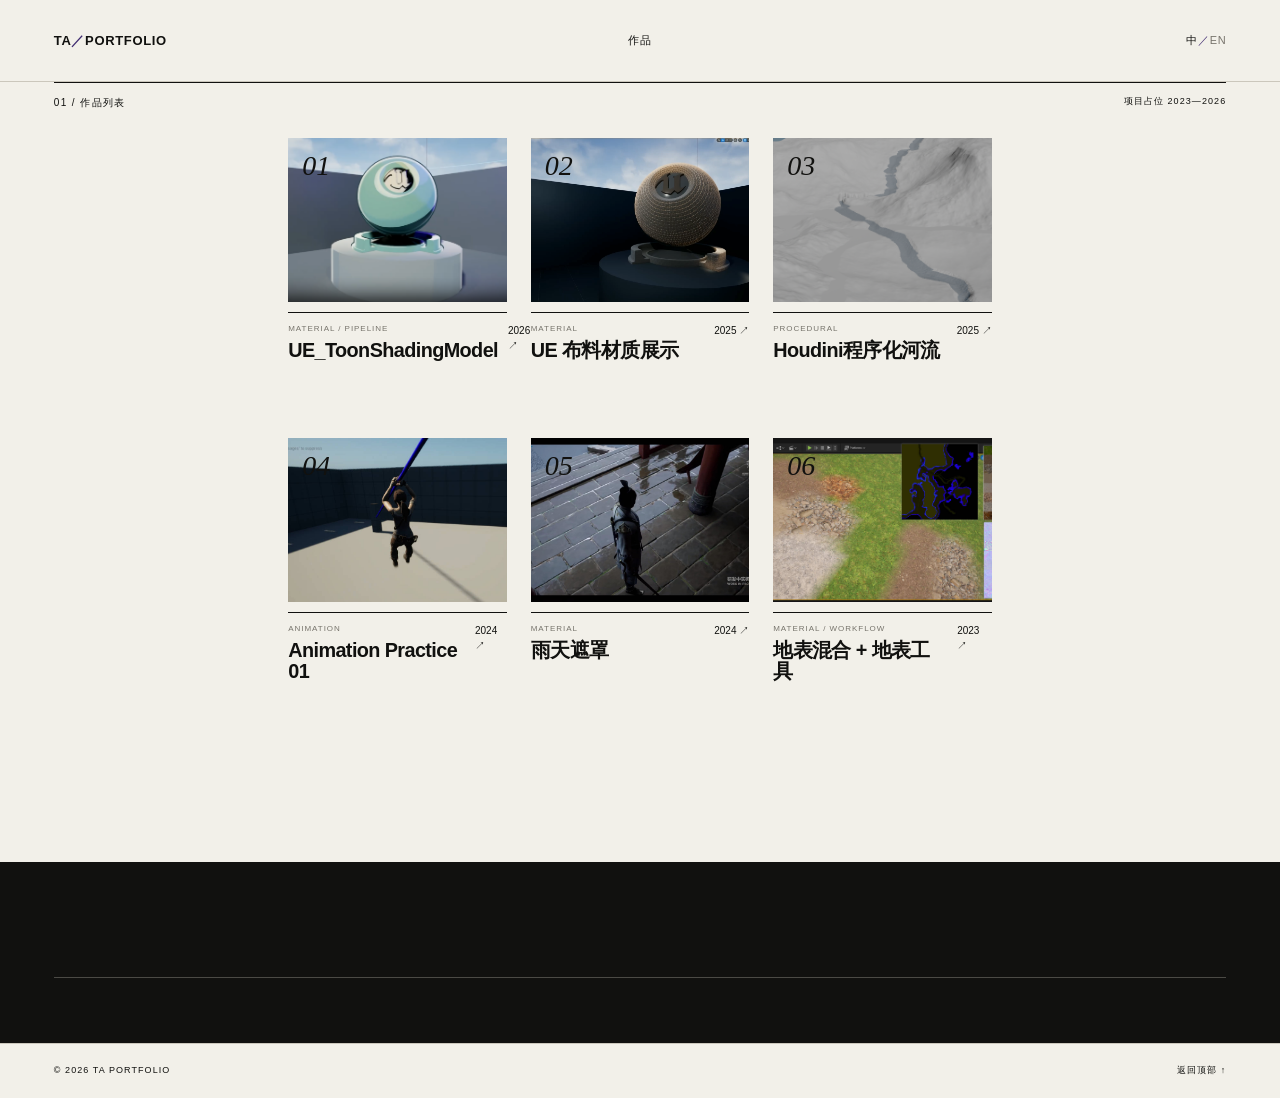
<file: index.html>
<!doctype html>
<html lang="zh-CN" data-lang="zh">
<head>
  <meta charset="UTF-8">
  <meta name="viewport" content="width=device-width, initial-scale=1">
  <meta name="description" content="Technical Artist portfolio — real-time rendering, procedural workflows and visual systems.">
  <title>Technical Artist — Portfolio</title>
  <link rel="stylesheet" href="styles.css">
</head>
<body>
  <div class="cursor-orb" aria-hidden="true"></div>
  <header class="site-header">
    <a class="brand" href="#top" aria-label="返回首页">TA<span>／</span>PORTFOLIO</a>
    <nav class="site-nav" aria-label="主导航">
      <a href="#work"><span data-zh>作品</span><span data-en>Work</span></a>
    </nav>
    <button class="lang-toggle" type="button" aria-label="切换语言"><span class="lang-current">中</span><span class="slash">／</span><span class="lang-other">EN</span></button>
  </header>

  <main id="top">


    <section class="work section-pad" id="work">
      <div class="section-heading">
        <p class="section-number">01 / <span data-zh>作品列表</span><span data-en>SELECTED WORK</span></p>
        <p><span data-zh>项目占位 2023—2026</span><span data-en>PROJECT PLACEHOLDERS 2023—2026</span></p>
      </div>

      <div class="project-grid">
        <article class="project-card project-wide reveal">
          <a href="project.html?id=01" aria-label="查看实时植被系统项目">
            <div class="project-visual visual-01"><span>01</span><div class="scan"></div></div>
            <div class="project-info"><div><p class="tag">REAL-TIME / SHADER</p><h2><span data-zh>实时植被系统</span><span data-en>REAL-TIME VEGETATION</span></h2></div><p>2026 ↗</p></div>
          </a>
        </article>
        <article class="project-card project-tall reveal">
          <a href="project.html?id=02" aria-label="查看程序化地形工具项目">
            <div class="project-visual visual-02"><span>02</span></div>
            <div class="project-info"><div><p class="tag">PROCEDURAL / TOOL</p><h2><span data-zh>程序化地形工具</span><span data-en>PROCEDURAL TERRAIN TOOL</span></h2></div><p>2025 ↗</p></div>
          </a>
        </article>
        <article class="project-card project-small reveal">
          <a href="project.html?id=03" aria-label="查看角色材质框架项目">
            <div class="project-visual visual-03"><span>03</span></div>
            <div class="project-info"><div><p class="tag">MATERIAL / PIPELINE</p><h2><span data-zh>角色材质框架</span><span data-en>CHARACTER MATERIAL FRAMEWORK</span></h2></div><p>2025 ↗</p></div>
          </a>
        </article>
        <article class="project-card project-offset reveal">
          <a href="project.html?id=04" aria-label="查看风格化照明研究项目">
            <div class="project-visual visual-04"><span>04</span></div>
            <div class="project-info"><div><p class="tag">LIGHTING / R&amp;D</p><h2><span data-zh>风格化照明研究</span><span data-en>STYLIZED LIGHTING STUDY</span></h2></div><p>2024 ↗</p></div>
          </a>
        </article>
        <article class="project-card project-medium reveal">
          <a href="project.html?id=05" aria-label="查看特效性能分析项目">
            <div class="project-visual visual-05"><span>05</span></div>
            <div class="project-info"><div><p class="tag">VFX / OPTIMIZATION</p><h2><span data-zh>特效性能分析</span><span data-en>VFX PERFORMANCE LAB</span></h2></div><p>2024 ↗</p></div>
          </a>
        </article>
        <article class="project-card project-last reveal">
          <a href="project.html?id=06" aria-label="查看美术生产工具集项目">
            <div class="project-visual visual-06"><span>06</span></div>
            <div class="project-info"><div><p class="tag">PYTHON / WORKFLOW</p><h2><span data-zh>美术生产工具集</span><span data-en>ART PRODUCTION TOOLKIT</span></h2></div><p>2023 ↗</p></div>
          </a>
        </article>
      </div>
    </section>

    <section class="contact section-pad" id="contact">
      <div class="contact-row">
       </div>
    </section>
  </main>

  <footer><p>© 2026 TA PORTFOLIO</p><a href="#top"><span data-zh>返回顶部</span><span data-en>BACK TO TOP</span> ↑</a></footer>
  <script src="projects-data.js"></script>
  <script src="script.js"></script>
</body>
</html>
</file>
<file: styles.css>
:root{--paper:#f2f0e9;--ink:#11110f;--muted:#77746c;--line:#cbc7bc;--accent:#3f2b70;--pad:clamp(22px,4.2vw,72px);--serif:Georgia,"Times New Roman",serif;--sans:Arial,"Noto Sans SC","Microsoft YaHei",sans-serif}
*{box-sizing:border-box}html{scroll-behavior:smooth}body{margin:0;background:var(--paper);color:var(--ink);font-family:var(--sans);font-size:14px;line-height:1.5}a{color:inherit;text-decoration:none}button{font:inherit;color:inherit}img{max-width:100%}[data-en]{display:none}html[data-lang="en"] [data-zh]{display:none}html[data-lang="en"] [data-en]{display:inline}.section-pad{padding-left:var(--pad);padding-right:var(--pad)}
.site-header{position:relative;z-index:20;height:82px;padding:0 var(--pad);border-bottom:1px solid var(--line);display:grid;grid-template-columns:1fr auto 1fr;align-items:center;background:rgba(242,240,233,.9);backdrop-filter:blur(12px)}.brand{font-size:13px;font-weight:800;letter-spacing:.05em}.brand span{color:var(--accent)}.site-nav{display:flex;gap:30px;font-size:11px;letter-spacing:.08em}.site-nav a,.back-link{position:relative}.site-nav a:after,.back-link:after{content:"";position:absolute;left:0;right:100%;bottom:-4px;height:1px;background:var(--ink);transition:right .25s}.site-nav a:hover:after,.back-link:hover:after{right:0}.lang-toggle{justify-self:end;border:0;background:none;cursor:pointer;font-size:11px;letter-spacing:.06em;padding:10px 0}.lang-toggle .lang-other{color:var(--muted)}.slash{color:var(--accent)}
.hero{min-height:calc(100vh - 82px);padding-top:clamp(48px,7vw,100px);padding-bottom:40px;display:grid;grid-template-columns:repeat(12,1fr);column-gap:18px;position:relative}.eyebrow{grid-column:1/5;margin:0;font-size:11px;letter-spacing:.16em;font-weight:700}.hero-title{grid-column:1/12;margin:24px 0 18px;font-size:clamp(58px,10vw,158px);font-weight:800;line-height:.8;letter-spacing:-.075em;text-transform:uppercase;position:relative;z-index:2}.hero-title i,.contact h2 i{font-family:var(--serif);font-weight:400}.hero-meta{grid-column:1/13;border-top:1px solid var(--ink);display:flex;justify-content:space-between;padding-top:10px;font-size:10px;letter-spacing:.11em}.hero-meta p{margin:0}.issue{text-align:right}.hero-art{grid-column:4/13;height:clamp(280px,42vw,610px);margin-top:22px;background:#d9d4c7;position:relative;overflow:hidden}.wire-grid{position:absolute;inset:0;background-image:linear-gradient(rgba(17,17,15,.12) 1px,transparent 1px),linear-gradient(90deg,rgba(17,17,15,.12) 1px,transparent 1px);background-size:7% 10%;transform:perspective(500px) rotateX(48deg) scale(1.5);transform-origin:center bottom}.orb{position:absolute;border-radius:50%;filter:blur(2px)}.orb-a{width:45%;aspect-ratio:1;background:radial-gradient(circle at 30% 30%,#fff 0,#e96d42 22%,#2f4e4b 65%,#151a19 100%);left:27%;top:8%;box-shadow:40px 70px 100px rgba(0,0,0,.25)}.orb-b{width:17%;aspect-ratio:1;background:radial-gradient(circle at 30% 30%,#fff,#f3c36c 35%,#d74a28 70%);right:8%;bottom:11%}.art-index,.art-caption{position:absolute;font-size:9px;letter-spacing:.12em}.art-index{top:12px;left:14px}.art-caption{right:14px;bottom:12px;background:var(--paper);padding:5px 8px}.scroll-cue{position:absolute;left:var(--pad);bottom:40px;display:flex;writing-mode:vertical-rl;align-items:center;gap:12px;font-size:9px;letter-spacing:.13em}.scroll-cue b{font-size:18px;color:var(--accent)}
.section-number{margin:0;font-size:10px;letter-spacing:.14em;text-transform:uppercase}.manifesto{padding-top:clamp(100px,14vw,220px);padding-bottom:clamp(100px,14vw,220px);display:grid;grid-template-columns:3fr 9fr;gap:18px}.manifesto-copy{font-size:clamp(30px,4.8vw,72px);line-height:1.08;letter-spacing:-.04em;margin:0}.manifesto-copy em{font-family:var(--serif);font-weight:400}.section-heading{border-top:1px solid var(--ink);padding:12px 0 28px;display:flex;justify-content:space-between;font-size:9px;letter-spacing:.12em}.section-heading p{margin:0}.project-grid{display:grid;grid-template-columns:repeat(12,1fr);gap:clamp(38px,7vw,110px) 18px;padding-bottom:clamp(120px,16vw,240px)}.project-card a{display:block}.project-wide{grid-column:1/9}.project-tall{grid-column:10/13;margin-top:13vw}.project-small{grid-column:2/6}.project-offset{grid-column:7/13;margin-top:9vw}.project-medium{grid-column:1/8;margin-top:3vw}.project-last{grid-column:9/13;margin-top:15vw}.project-visual{position:relative;overflow:hidden;aspect-ratio:4/3;background:#d5d0c5;transition:transform .45s cubic-bezier(.2,.7,.2,1)}.project-wide .project-visual{aspect-ratio:16/9}.project-tall .project-visual{aspect-ratio:3/4}.project-card:hover .project-visual{transform:scale(.985)}.project-visual>span{position:absolute;top:12px;left:14px;font:italic 34px var(--serif);z-index:2}.project-info{display:flex;justify-content:space-between;gap:10px;border-top:1px solid var(--ink);padding-top:10px;margin-top:10px}.project-info p{margin:0}.project-info>p{font-size:10px}.project-info h2{font-size:clamp(18px,2vw,31px);line-height:1;margin:5px 0 0;letter-spacing:-.04em}.tag{font-size:8px;letter-spacing:.12em;color:var(--muted)}.visual-01{background:radial-gradient(ellipse at 65% 40%,rgba(255,232,194,.8),transparent 18%),repeating-radial-gradient(ellipse at 70% 100%,transparent 0 17px,rgba(30,78,57,.45) 18px 21px),linear-gradient(135deg,#ced7bd,#486f58 55%,#17362e)}.scan{position:absolute;inset:-50%;background:linear-gradient(90deg,transparent 47%,rgba(255,255,255,.28) 50%,transparent 53%);transform:rotate(24deg);animation:scan 7s linear infinite}.visual-02{background:linear-gradient(150deg,transparent 0 30%,rgba(247,201,114,.9) 31% 36%,transparent 37%),repeating-linear-gradient(155deg,#7a7969 0 14px,#9e9985 15px 28px)}.visual-03{background:radial-gradient(circle at 45% 42%,#e77b4c 0 13%,#422d28 14% 26%,transparent 27%),conic-gradient(from 45deg,#98a29b,#e5d7bd,#647970,#98a29b)}.visual-04{background:linear-gradient(115deg,#172923 0 42%,#e5c978 42% 45%,#d96a44 45% 67%,#eee4d3 67%)}.visual-05{background:repeating-linear-gradient(90deg,transparent 0 22px,rgba(255,255,255,.16) 23px 24px),linear-gradient(135deg,#e9dbc2,#d74f30 45%,#282f38)}.visual-06{background:linear-gradient(45deg,transparent 46%,#e84e27 47% 52%,transparent 53%),repeating-linear-gradient(135deg,#d8d2c3 0 25px,#929b8f 26px 50px)}@keyframes scan{to{transform:translateX(35%) rotate(24deg)}}
.about{padding-top:0;padding-bottom:clamp(130px,15vw,220px)}.about-grid{display:grid;grid-template-columns:4fr 4fr 4fr;gap:18px}.portrait-placeholder{aspect-ratio:3/4;background:#d4d0c5;position:relative;display:grid;place-items:center;font-size:9px;letter-spacing:.13em;text-align:center}.portrait-placeholder:before{content:"";position:absolute;width:45%;aspect-ratio:1;border-radius:50%;background:linear-gradient(135deg,#ebe6da,#6c756c);top:17%}.portrait-placeholder span{position:relative;margin-top:45%}.portrait-placeholder b{position:absolute;bottom:12px;right:12px;font:italic 36px var(--serif)}.about-copy{padding:0 8%}.about-copy h2{font-size:clamp(28px,4vw,58px);line-height:.95;letter-spacing:-.05em;margin:0 0 32px}.about-copy p{font-size:clamp(15px,1.5vw,20px);line-height:1.65}.text-link{display:inline-block;margin-top:25px;border-bottom:1px solid;font-size:10px;letter-spacing:.1em}.skills h3{font-size:10px;letter-spacing:.12em;margin:0 0 42px}.skills ol{padding:0;margin:0;list-style:none}.skills li{display:grid;grid-template-columns:38px 1fr;border-top:1px solid var(--line);padding:15px 0;font-size:13px}.skills li:last-child{border-bottom:1px solid var(--line)}.skills li>span:first-child{color:var(--accent);font:italic 14px var(--serif)}
.contact{background:var(--ink);color:var(--paper);padding-top:clamp(80px,10vw,150px);padding-bottom:50px}.contact h2{font-size:clamp(60px,10vw,150px);line-height:.82;letter-spacing:-.07em;margin:80px 0 100px}.contact-row{border-top:1px solid #4b4a45;padding-top:15px;display:flex;justify-content:space-between;font-size:11px;letter-spacing:.1em}.contact-row div{display:flex;gap:25px}footer{padding:20px var(--pad);display:flex;justify-content:space-between;border-top:1px solid var(--line);font-size:9px;letter-spacing:.12em}footer p{margin:0}
.reveal{opacity:0;transform:translateY(28px);transition:opacity .8s ease,transform .8s ease}.reveal.visible{opacity:1;transform:none}.cursor-orb{width:9px;height:9px;border-radius:50%;background:var(--accent);position:fixed;z-index:100;pointer-events:none;transform:translate(-50%,-50%);mix-blend-mode:multiply;opacity:0;transition:width .2s,height .2s,opacity .2s}
.back-link{justify-self:center;font-size:10px;letter-spacing:.1em}.case-hero{padding-top:70px}.case-title-row{display:grid;grid-template-columns:10fr 2fr;align-items:end;border-bottom:1px solid var(--ink);padding-bottom:22px;margin-top:20px}.case-title-row h1{grid-column:1;font-size:clamp(55px,9vw,140px);line-height:.82;letter-spacing:-.065em;margin:0;max-width:1100px}.case-title-row p{grid-column:2;text-align:right;margin:0;font-size:10px}.case-cover{height:min(68vw,780px);margin-top:18px;position:relative;overflow:hidden}.case-cover>span{position:absolute;top:18px;left:20px;font:italic 54px var(--serif)}.case-summary{padding-top:120px;padding-bottom:150px;display:grid;grid-template-columns:3fr 9fr;gap:18px}.case-intro{display:grid;grid-template-columns:7fr 5fr;gap:8vw}.case-lead{font-family:var(--serif);font-size:clamp(26px,3.5vw,50px);line-height:1.14;margin:0}.case-intro dl{margin:0}.case-intro dl div{border-top:1px solid var(--line);padding:12px 0;display:grid;grid-template-columns:1fr 2fr;font-size:10px}.case-intro dt{color:var(--muted)}.case-intro dd{margin:0}.case-content{padding-bottom:160px}.case-block{width:58%;margin:0 0 90px 8.333%}.case-block-right{margin-left:41.666%}.case-label{font-size:9px!important;letter-spacing:.12em;color:var(--accent)}.case-block h2{font-size:clamp(37px,5vw,72px);letter-spacing:-.05em;margin:20px 0}.case-block>p:last-child{max-width:630px;font-size:16px;line-height:1.8}.case-image{background:#d1cdc1;display:grid;place-items:center;color:#59574f;font-size:9px;letter-spacing:.13em;min-height:280px}.placeholder-a{aspect-ratio:16/9;background:linear-gradient(25deg,#223c34,#6e9480 45%,#e8c86f 45% 47%,#d8d1bf 47%);margin-bottom:120px}.case-gallery{display:grid;grid-template-columns:1fr 1fr;gap:18px;margin-bottom:120px}.case-gallery .case-image{aspect-ratio:4/3}.placeholder-b{background:repeating-linear-gradient(45deg,#ddd8cb 0 30px,#9fa99e 31px 60px)}.placeholder-c{background:radial-gradient(circle,#efb05b 0 15%,#d75a37 16% 33%,#273c37 34%)}.next-project{background:var(--accent);color:var(--ink);padding-top:40px;padding-bottom:45px}.next-project>span{font-size:9px;letter-spacing:.13em}.next-project a{margin-top:90px;display:flex;justify-content:space-between;font-size:clamp(35px,6vw,90px);font-weight:800;letter-spacing:-.055em}
@media(max-width:800px){.site-header{height:68px;grid-template-columns:1fr auto}.site-nav{display:none}.lang-toggle{grid-column:2}.hero{min-height:auto;grid-template-columns:repeat(6,1fr);padding-top:45px}.eyebrow{grid-column:1/7}.hero-title{grid-column:1/7;font-size:17vw;margin-top:38px}.hero-meta{grid-column:1/7}.hero-art{grid-column:2/7;height:70vw}.scroll-cue{display:none}.manifesto{grid-template-columns:1fr;gap:45px}.manifesto-copy{font-size:9vw}.project-grid{display:block}.project-card{margin:0 0 70px}.project-card:nth-child(even){margin-left:16%}.project-card:nth-child(odd){margin-right:8%}.project-tall .project-visual{aspect-ratio:4/5}.project-info h2{font-size:22px}.about-grid{grid-template-columns:1fr}.portrait-placeholder{width:75%;margin-bottom:40px}.about-copy{padding:0;margin-bottom:60px}.contact h2{margin:70px 0;font-size:16vw}.contact-row{display:block}.contact-row>div{margin-top:45px;flex-wrap:wrap}.case-title-row{grid-template-columns:1fr}.case-title-row h1{font-size:14vw}.case-title-row p{grid-column:1;text-align:left;margin-top:25px}.case-summary{grid-template-columns:1fr;padding-top:80px;padding-bottom:100px}.case-intro{grid-template-columns:1fr;gap:60px;margin-top:40px}.case-block,.case-block-right{width:auto;margin:0 0 70px}.case-gallery{grid-template-columns:1fr}.next-project a{margin-top:55px}.cursor-orb{display:none}}
@media(prefers-reduced-motion:reduce){html{scroll-behavior:auto}.reveal{opacity:1;transform:none;transition:none}.scan{animation:none}}

/* ===== 2026-07 grid refinement: restrained type + regular project grid ===== */
.hero-title{
  grid-column:1/10;
  margin:30px 0 24px;
  font-size:clamp(44px,6.2vw,96px);
  line-height:.92;
  letter-spacing:-.055em;
}
.hero-art{height:clamp(280px,38vw,550px)}
.manifesto{padding-top:clamp(90px,11vw,160px);padding-bottom:clamp(90px,11vw,160px)}
.manifesto-copy{font-size:clamp(26px,3.2vw,48px);line-height:1.18;letter-spacing:-.03em}
.project-grid{
  display:grid;
  grid-template-columns:repeat(3,minmax(0,1fr));
  gap:clamp(52px,6vw,88px) 24px;
  padding-bottom:clamp(120px,14vw,200px);
  width:60%;
  margin-left:auto;
  margin-right:auto;
}
.project-card,
.project-wide,
.project-tall,
.project-small,
.project-offset,
.project-medium,
.project-last{grid-column:auto;margin:0}
.project-visual,
.project-wide .project-visual,
.project-tall .project-visual{aspect-ratio:4/3}
.project-visual>span{font-size:28px}
.project-info h2{font-size:clamp(17px,1.55vw,24px);line-height:1.08;letter-spacing:-.03em}
.contact{padding-top:clamp(80px,9vw,130px)}
.contact h2{font-size:clamp(44px,6.5vw,96px);line-height:.92;letter-spacing:-.055em;margin:65px 0 85px}
.case-title-row h1{font-size:clamp(40px,6.2vw,88px);line-height:.92;letter-spacing:-.05em;max-width:1000px}
.case-cover{height:min(62vw,720px)}
.case-cover>span{font-size:42px}
.case-lead{font-size:clamp(24px,3vw,42px);line-height:1.2}
.case-block h2{font-size:clamp(30px,4vw,54px);letter-spacing:-.04em}
.next-project a{margin-top:70px;font-size:clamp(28px,4.2vw,58px);letter-spacing:-.04em}

@media(max-width:800px){
  .hero-title{font-size:11vw}
  .hero-art{height:62vw}
  .manifesto-copy{font-size:6.5vw}
  .project-grid{display:grid;grid-template-columns:repeat(2,minmax(0,1fr));gap:60px 18px;width:85%}
  .project-card,
  .project-card:nth-child(even),
  .project-card:nth-child(odd){margin:0}
  .project-visual,
  .project-wide .project-visual,
  .project-tall .project-visual{aspect-ratio:4/3}
  .project-info h2{font-size:19px}
  .contact h2{font-size:11vw;margin:60px 0}
  .case-title-row h1{font-size:10.5vw}
}
@media(max-width:540px){
  .project-grid{grid-template-columns:1fr;width:100%}
  .manifesto-copy{font-size:8vw}
}

/* ===== Video portfolio: hover previews + minimal project player ===== */
.project-visual .project-cover{
  position:absolute;
  inset:0;
  z-index:0;
  width:100%;
  height:100%;
  object-fit:cover;
  opacity:0;
  transition:opacity .25s ease;
}
.project-visual .project-cover.is-ready{opacity:1}
.project-visual .project-preview{
  position:absolute;
  inset:0;
  z-index:1;
  width:100%;
  height:100%;
  object-fit:cover;
  opacity:0;
  transition:opacity .28s ease;
  background:#111;
}
.project-card.is-previewing .project-preview.is-ready{opacity:1}
.project-card.is-previewing .project-visual>span{color:#fff;mix-blend-mode:difference}
.minimal-case-hero{padding-top:clamp(45px,6vw,85px)}
.minimal-case-meta{display:flex;align-items:center;justify-content:space-between;border-bottom:1px solid var(--ink);padding-bottom:12px}
.minimal-case-meta p{margin:0;font-size:10px;letter-spacing:.12em}
.minimal-case-hero .case-title-row{display:block;border:0;padding:clamp(24px,4vw,55px) 0 30px;margin:0}
.minimal-case-hero .case-title-row h1{font-size:clamp(38px,5.3vw,76px);line-height:.95;max-width:1000px}
.case-player{position:relative;aspect-ratio:16/9;overflow:hidden;background-color:#d1cdc1}
.case-player video{position:absolute;inset:0;z-index:2;width:100%;height:100%;object-fit:contain;background:#0e0e0d;opacity:0;pointer-events:none}
.case-player.has-video video{opacity:1;pointer-events:auto}
.media-fallback{position:absolute;inset:0;z-index:1;display:flex;flex-direction:column;align-items:center;justify-content:center;gap:10px;text-align:center;font-size:10px;letter-spacing:.12em;background:rgba(242,240,233,.35)}
.media-fallback small{font-size:9px;letter-spacing:.06em;color:var(--muted);background:var(--paper);padding:6px 9px}
.minimal-summary{display:grid;grid-template-columns:8fr 4fr;gap:8vw;padding-top:clamp(55px,7vw,100px);padding-bottom:clamp(80px,9vw,130px)}
.minimal-description p{margin:0;max-width:800px;font:clamp(22px,2.7vw,38px)/1.3 var(--serif)}
.minimal-facts{margin:0}
.minimal-facts div{display:grid;grid-template-columns:1fr 2fr;border-top:1px solid var(--line);padding:12px 0;font-size:10px}
.minimal-facts div:last-child{border-bottom:1px solid var(--line)}
.minimal-facts dt{color:var(--muted)}
.minimal-facts dd{margin:0}
.minimal-gallery{display:grid;grid-template-columns:repeat(2,minmax(0,1fr));gap:18px;padding-bottom:clamp(90px,12vw,170px)}
.minimal-gallery[hidden]{display:none}
.minimal-gallery img{display:block;width:100%;height:auto;background:#d1cdc1}
.minimal-case-hero,
.minimal-summary,
.minimal-gallery{
  width:min(calc(100% - 48px),1080px);
  margin-left:auto;
  margin-right:auto;
  padding-left:0;
  padding-right:0;
}
.minimal-gallery img:only-child,
.minimal-gallery img:last-child:nth-child(odd){grid-column:1/-1}
@media(max-width:800px){
  .minimal-summary{grid-template-columns:1fr;gap:55px}
  .minimal-gallery{grid-template-columns:1fr}
  .minimal-gallery img{grid-column:1}
  .minimal-case-hero .case-title-row h1{font-size:9.5vw}
}
</file>
